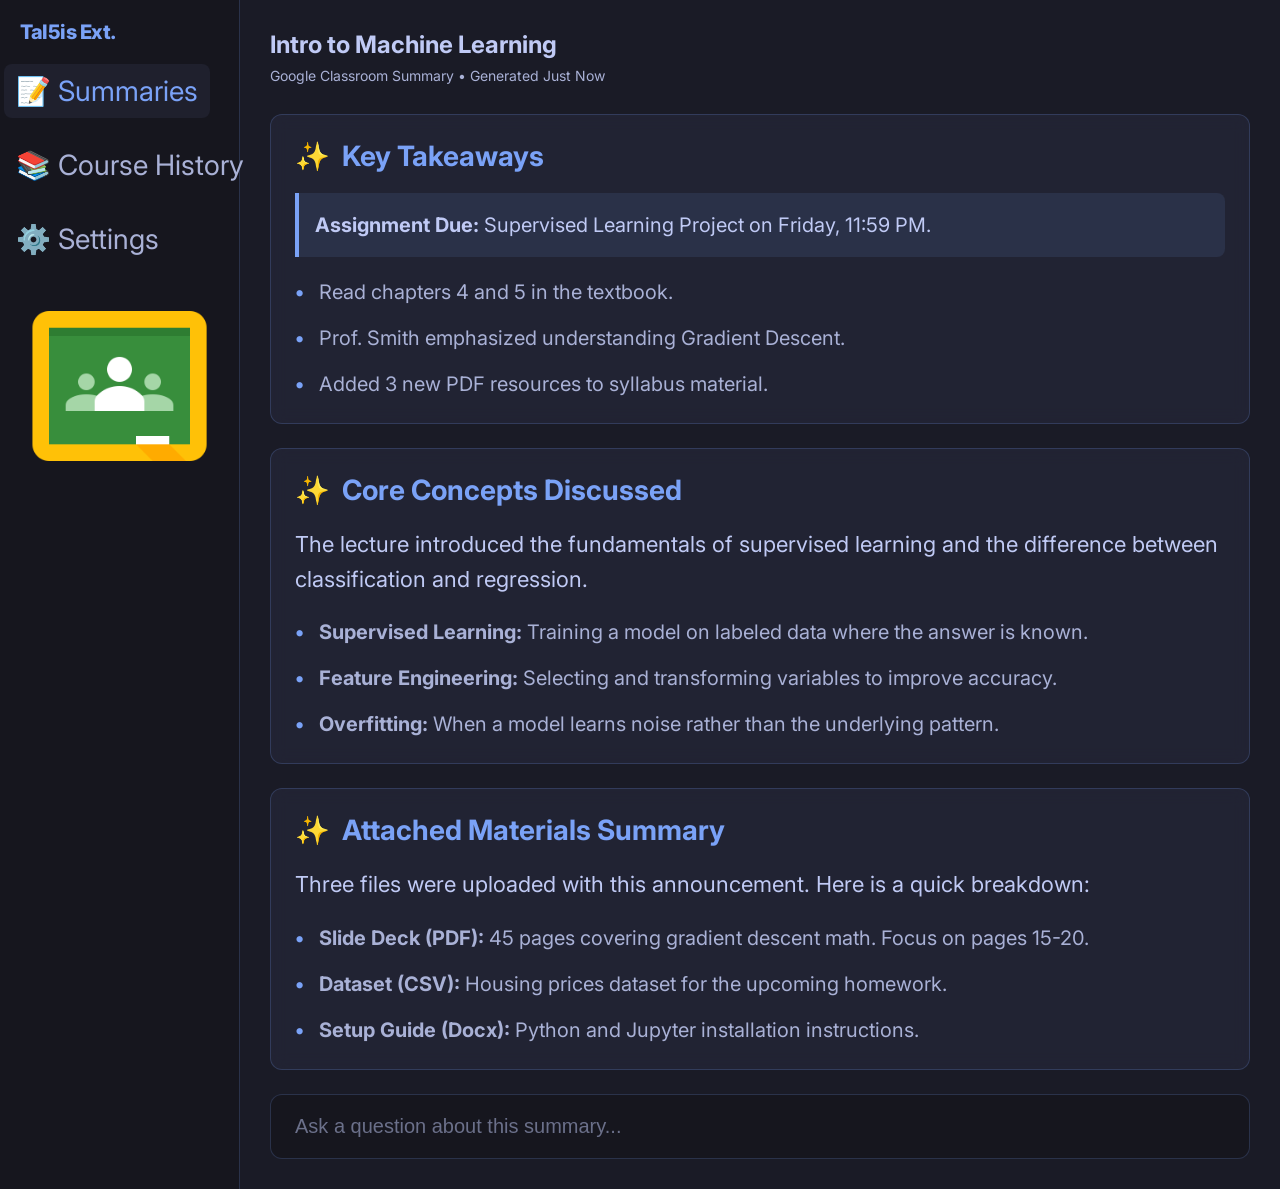
<file: demo-screen.html>
<!DOCTYPE html>
<html lang="en">

<head>
    <meta charset="UTF-8">
    <meta name="viewport" content="width=device-width, initial-scale=1.0">
    <title>Tal5is Demo</title>
    <link href="https://fonts.googleapis.com/css2?family=Inter:wght@400;600;800&display=swap" rel="stylesheet">
    <style>
        :root {
            --bg: #1a1b26;
            --sidebar: #16161e;
            --accent: #7aa2f7;
            --text: #c0caf5;
            --text-dark: #a9b1d6;
            --glass: rgba(65, 72, 104, 0.2);
            --border: rgba(122, 162, 247, 0.2);
        }

        * {
            margin: 0;
            padding: 0;
            box-sizing: border-box;
            scrollbar-width: thin;
            scrollbar-color: var(--accent) var(--bg);
        }

        .app-root {
            font-family: 'Inter', sans-serif;
            background: var(--bg);
            color: var(--text);
            height: 100%;
            width: 100%;
            display: flex;
            overflow: hidden;
        }

        /* Sidebar */
        .sidebar {
            width: 240px;
            background: var(--sidebar);
            border-right: 1px solid var(--border);
            padding: 20px;
            display: flex;
            flex-direction: column;
            gap: 20px;
        }

        .logo {
            font-size: 20px;
            font-weight: 800;
            color: var(--accent);
            letter-spacing: -0.5px;
        }

        .nav-item {
            padding: 10px 12px;
            border-radius: 8px;
            font-size: 28px;
            cursor: pointer;
            width: max-content;
            position: relative;
            left: -16px;
            transition: 0.2s;
            color: var(--text-dark);
        }

        .nav-item.active {
            background: var(--glass);
            color: var(--accent);
        }

        .nav-item:hover {
            background: var(--glass);
        }

        /* Main Content */
        .content {
            flex: 1;
            display: flex;
            flex-direction: column;
            padding: 30px;
            overflow-y: auto;
        }

        .header {
            margin-bottom: 30px;
        }

        .header h1 {
            font-size: 24px;
            margin-bottom: 8px;
        }

        .header p {
            color: var(--text-dark);
            font-size: 14px;
        }

        /* Summary Card */
        .card {
            background: var(--glass);
            border: 1px solid var(--border);
            border-radius: 12px;
            padding: 24px;
            backdrop-filter: blur(8px);
            margin-bottom: 24px;
        }

        .card h2 {
            font-size: 28px;
            margin-bottom: 20px;
            color: var(--accent);
            display: flex;
            align-items: center;
            gap: 12px;
        }

        .card h2::before {
            content: '✨';
        }

        .card p {
            line-height: 1.6;
            margin-bottom: 20px;
            font-size: 22px;
        }

        .bullet-list {
            list-style: none;
            display: flex;
            flex-direction: column;
            gap: 16px;
        }

        .bullet-list li {
            position: relative;
            padding-left: 24px;
            font-size: 20px;
            color: var(--text-dark);
            line-height: 1.5;
        }

        .bullet-list li::before {
            content: "•";
            position: absolute;
            left: 0;
            color: var(--accent);
            font-weight: bold;
        }

        /* Chat Input */
        .chat-container {
            margin-top: auto;
            position: relative;
        }

        .chat-input {
            width: 100%;
            background: var(--sidebar);
            border: 1px solid var(--border);
            border-radius: 12px;
            padding: 20px 24px;
            color: var(--text);
            outline: none;
            font-size: 20px;
        }

        .chat-input::placeholder {
            color: rgba(192, 202, 245, 0.5);
        }

        /* Animations */
        @keyframes fadeIn {
            from {
                opacity: 0;
                transform: translateY(10px);
            }

            to {
                opacity: 1;
                transform: translateY(0);
            }
        }

        .card {
            animation: fadeIn 0.6s ease-out;
        }

        /* Highlight box for key info */
        .highlight-box {
            background: rgba(122, 162, 247, 0.1);
            border-left: 4px solid var(--accent);
            padding: 16px;
            margin: 20px 0;
            border-radius: 0 8px 8px 0;
        }

        .highlight-box p {
            margin: 0;
            font-size: 20px;
            color: var(--text);
        }
    </style>
</head>

<body>
    <div class="app-root">
        <div class="sidebar">
            <div class="logo">Tal5is Ext.</div>
            <div class="nav-item active">📝 Summaries</div>
            <div class="nav-item">📚 Course History</div>
            <div class="nav-item">⚙️ Settings</div>
            <img src="classroom.png" alt="classroom" height="200" width="auto">
        </div>
        <div class="content">
            <div class="header">
                <h1>Intro to Machine Learning</h1>
                <p>Google Classroom Summary • Generated Just Now</p>
            </div>
            
            <div class="card">
                <h2>Key Takeaways</h2>
                <div class="highlight-box">
                    <p><strong>Assignment Due:</strong> Supervised Learning Project on Friday, 11:59 PM.</p>
                </div>
                <ul class="bullet-list">
                    <li>Read chapters 4 and 5 in the textbook.</li>
                    <li>Prof. Smith emphasized understanding Gradient Descent.</li>
                    <li>Added 3 new PDF resources to syllabus material.</li>
                </ul>
            </div>

            <div class="card">
                <h2>Core Concepts Discussed</h2>
                <p>The lecture introduced the fundamentals of supervised learning and the difference between classification and regression.</p>
                <ul class="bullet-list">
                    <li><strong>Supervised Learning:</strong> Training a model on labeled data where the answer is known.</li>
                    <li><strong>Feature Engineering:</strong> Selecting and transforming variables to improve accuracy.</li>
                    <li><strong>Overfitting:</strong> When a model learns noise rather than the underlying pattern.</li>
                </ul>
            </div>

            <div class="card">
                <h2>Attached Materials Summary</h2>
                <p>Three files were uploaded with this announcement. Here is a quick breakdown:</p>
                <ul class="bullet-list">
                    <li><strong>Slide Deck (PDF):</strong> 45 pages covering gradient descent math. Focus on pages 15-20.</li>
                    <li><strong>Dataset (CSV):</strong> Housing prices dataset for the upcoming homework.</li>
                    <li><strong>Setup Guide (Docx):</strong> Python and Jupyter installation instructions.</li>
                </ul>
            </div>

            <div class="chat-container">
                <input type="text" class="chat-input" placeholder="Ask a question about this summary...">
            </div>
        </div>
    </div>
</body>
</html>
</file>
